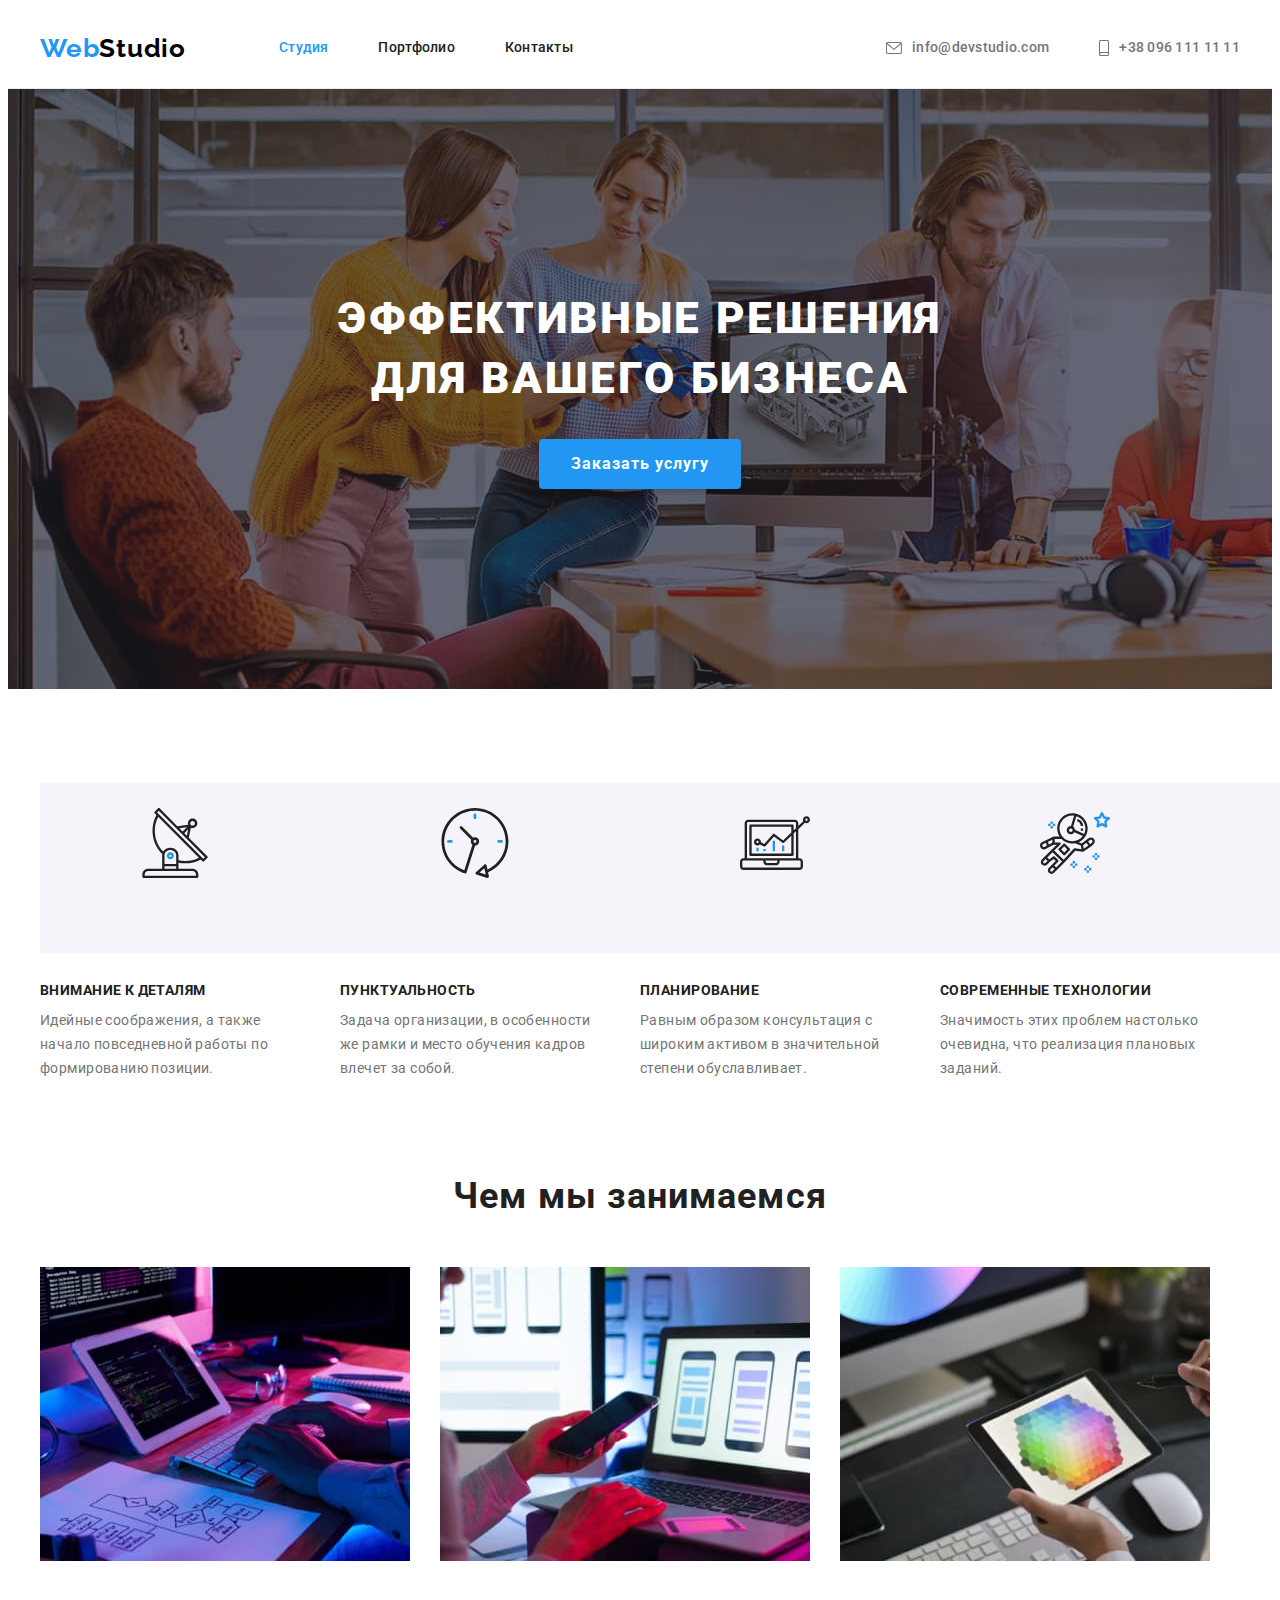
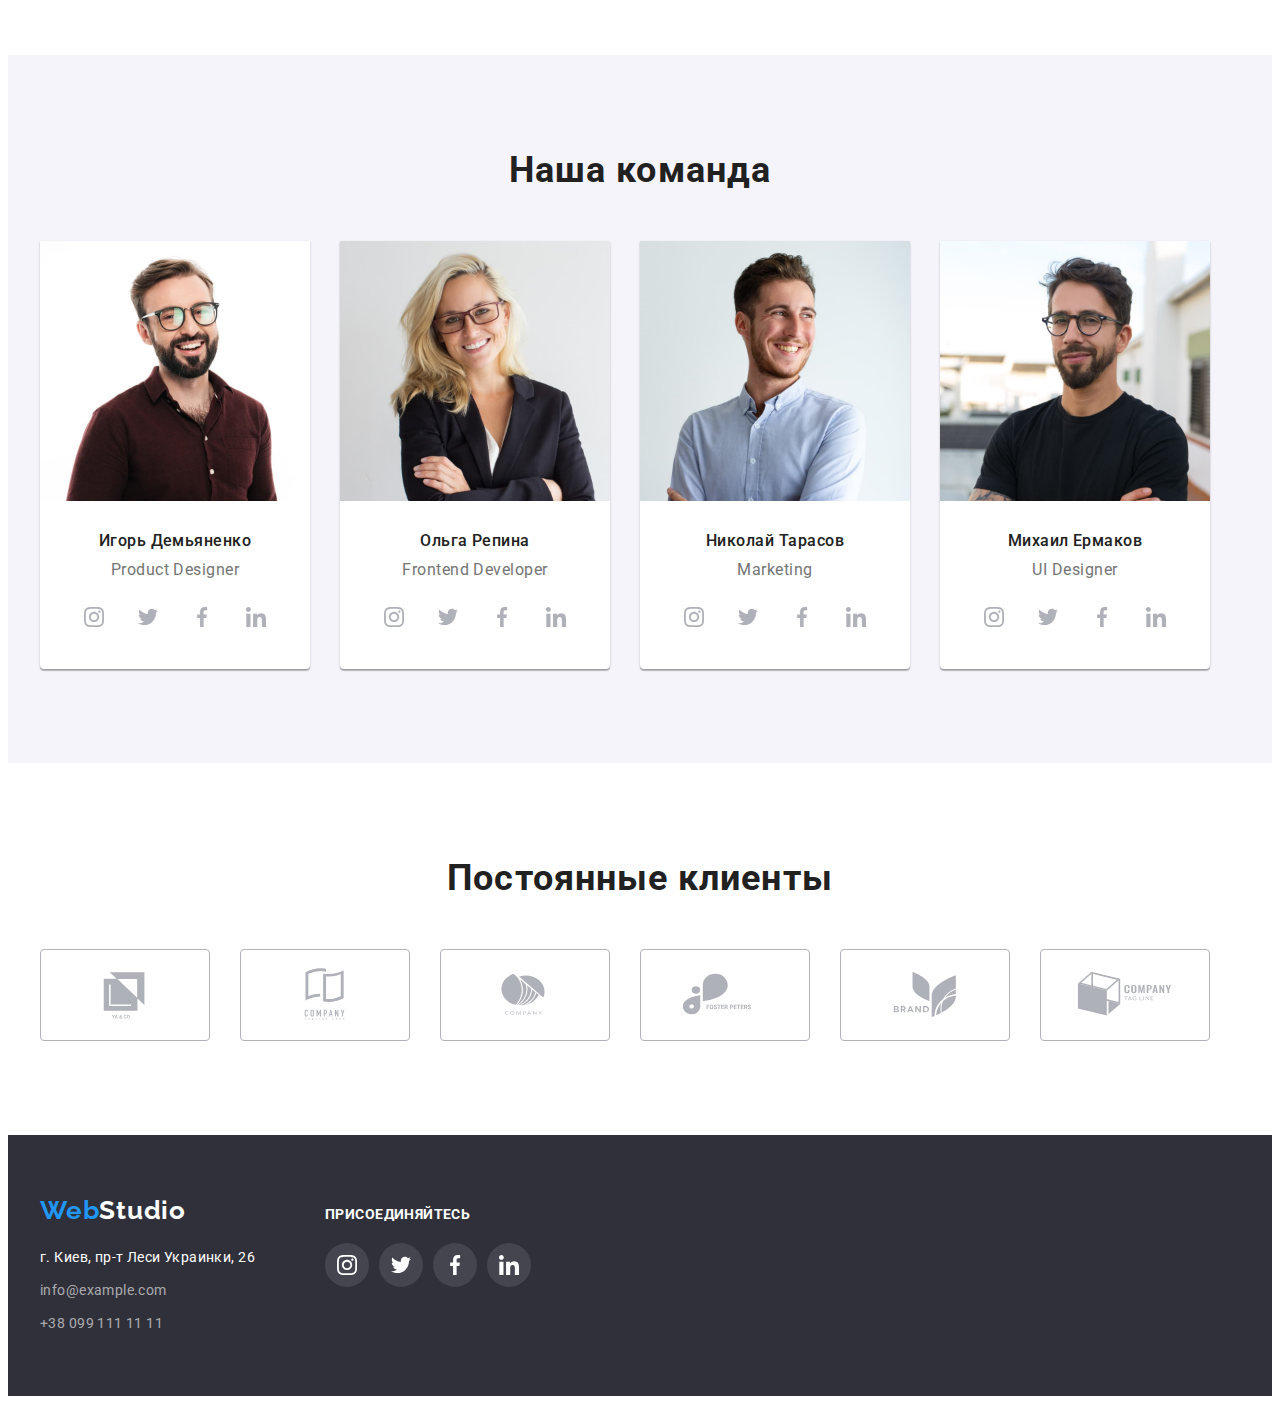
<file: index.html>
<!DOCTYPE html>
<html lang="ru">
  <head>
    <meta charset="UTF-8" />
    <meta http-equiv="X-UA-Compatible" content="IE=edge" />
    <meta name="viewport" content="width=device-width, initial-scale=1.0" />
    <title>WebStudio</title>
    <link rel="preconnect" href="https://fonts.gstatic.com" />
    <link
      href="https://fonts.googleapis.com/css2?family=Raleway:wght@700&family=Roboto:wght@400;500;700;900&display=swap"
      rel="stylesheet"
    />
    <link
      rel="stylesheet"
      href="https://cdnjs.cloudflare.com/ajax/libs/modern-normalize/1.1.0/modern-normalize.min.css"
      integrity="sha512-wpPYUAdjBVSE4KJnH1VR1HeZfpl1ub8YT/NKx4PuQ5NmX2tKuGu6U/JRp5y+Y8XG2tV+wKQpNHVUX03MfMFn9Q=="
      crossorigin="anonymous"
      referrerpolicy="no-referrer"
    />
    <link rel="stylesheet" href="./css/styles.css" />
  </head>
  <body>
    <!-- шапка -->
    <header class="header">
      <div class="container">
        <nav class="navigation">
          <a href="/index.html" class="logo link link-hover-focus">
            <span class="part-logo">Web</span>Studio
          </a>

          <ul class="menu list">
            <li class="menu-item">
              <a
                href="./index.html"
                class="menu-item-link current link link-hover-focus"
                >Студия</a
              >
            </li>
            <li class="menu-item">
              <a
                href="./portfolio.html"
                class="menu-item-link link link-hover-focus"
                >Портфолио</a
              >
            </li>
            <li class="menu-item">
              <a href="" class="menu-item-link link link-hover-focus"
                >Контакты</a
              >
            </li>
          </ul>
        </nav>
        <ul class="contacts list">
          <li class="contacts-item">
            <a
              href="mailto:info@devstudio.com"
              class="contacts-item-mail link link-hover-focus"
            >
              <svg class="icon-mail">
                <use href="./images/icons.svg#icon-envelope"></use>
              </svg>
              info@devstudio.com</a
            >
          </li>
          <li class="contacts-item">
            <a
              href="tel:+380961111111"
              class="contacts-item-tel link link-hover-focus"
            >
              <svg class="icon-tel">
                <use href="./images/icons.svg#icon-smartphone"></use>
              </svg>
              +38 096 111 11 11</a
            >
          </li>
        </ul>
      </div>
    </header>
    <!-- Main -->
    <main class="main-index">
      <!-- герой -->
      <div class="hero-overlay">
        <section class="hero">
          <h1 class="hero-title">
            Эффективные решения <br />
            для вашего бизнеса
          </h1>
          <button type="button" class="hero-button">Заказать услугу</button>
        </section>
      </div>
      <!-- Наши преимущества -->
      <section class="advantages section">
        <div class="container">
          <h2 class="advantages-title visually-hidden">Наши преимущества</h2>
          <ul class="advantages-list list">
            <li class="advantages-list-item">
              <div class="advantages-icons">
                <svg class="advantages-clock">
                  <use href="./images/icons.svg#icon-antenna"></use>
                </svg>
              </div>
              <h3 class="advantages-list-item-caption">Внимание к деталям</h3>
              <p class="advantages-list-item-text">
                Идейные соображения, а также начало повседневной работы по
                формированию позиции.
              </p>
            </li>
            <li class="advantages-list-item">
              <div class="advantages-icons">
                <svg class="advantages-clock">
                  <use href="./images/icons.svg#icon-clock"></use>
                </svg>
              </div>
              <h3 class="advantages-list-item-caption">Пунктуальность</h3>
              <p class="advantages-list-item-text">
                Задача организации, в особенности же рамки и место обучения
                кадров влечет за собой.
              </p>
            </li>
            <li class="advantages-list-item">
              <div class="advantages-icons">
                <svg class="advantages-clock">
                  <use href="./images/icons.svg#icon-diagram"></use>
                </svg>
              </div>
              <h3 class="advantages-list-item-caption">Планирование</h3>
              <p class="advantages-list-item-text">
                Равным образом консультация с широким активом в значительной
                степени обуславливает.
              </p>
            </li>
            <li class="advantages-list-item">
              <div class="advantages-icons">
                <svg class="advantages-clock">
                  <use href="./images/icons.svg#icon-astronaut"></use>
                </svg>
              </div>
              <h3 class="advantages-list-item-caption">
                Современные технологии
              </h3>
              <p class="advantages-list-item-text">
                Значимость этих проблем настолько очевидна, что реализация
                плановых заданий.
              </p>
            </li>
          </ul>
        </div>
      </section>
      <!-- чем мы занимаемся -->
      <section class="business section">
        <div class="container">
          <h2 class="business-title">Чем мы занимаемся</h2>
          <ul class="business-list list">
            <li class="business-list-item">
              <img
                src="./images/box-1.jpg"
                alt="сайты для ПК"
                width="370"
                height="294"
              />
            </li>
            <li class="business-list-item">
              <img
                src="./images/box-2.jpg"
                alt="сайты для телефонов"
                width="370"
                height="294"
              />
            </li>
            <li class="business-list-item">
              <img
                src="./images/box-3.jpg"
                alt="сайты для планшетов"
                width="370"
                height="294"
              />
            </li>
          </ul>
        </div>
      </section>
      <!-- наша команда -->
      <section class="team section">
        <div class="container">
          <h2 class="team-title">Наша команда</h2>
          <ul class="team-list list">
            <li class="team-list-item">
              <img
                src="./images/igor-d.jpg"
                alt="Игорь Демьяненко"
                width="270"
                height="260"
              />
              <div class="team-list-item-block">
                <h3 class="team-list-item-caption">Игорь Демьяненко</h3>
                <p class="team-list-item-text">Product Designer</p>
                <ul class="team-social-list list">
                  <li class="team-social-item">
                    <a class="team-social-link" href="">
                      <svg class="team-link-icon">
                        <use href="./images/icons.svg#icon-instagram"></use>
                      </svg>
                    </a>
                  </li>
                  <li class="team-social-item">
                    <a class="team-social-link" href="">
                      <svg class="team-link-icon">
                        <use href="./images/icons.svg#icon-twitter"></use>
                      </svg>
                    </a>
                  </li>
                  <li class="team-social-item">
                    <a class="team-social-link" href="">
                      <svg class="team-link-icon">
                        <use href="./images/icons.svg#icon-facebook"></use>
                      </svg>
                    </a>
                  </li>
                  <li class="team-social-item">
                    <a class="team-social-link" href="">
                      <svg class="team-link-icon">
                        <use href="./images/icons.svg#icon-linkedin"></use>
                      </svg>
                    </a>
                  </li>
                </ul>
              </div>
            </li>
            <li class="team-list-item">
              <img
                src="./images/olha-r.jpg"
                alt="Ольга Репина"
                width="270"
                height="260"
              />
              <div class="team-list-item-block">
                <h3 class="team-list-item-caption">Ольга Репина</h3>
                <p class="team-list-item-text">Frontend Developer</p>
                <ul class="team-social-list list">
                  <li class="team-social-item">
                    <a class="team-social-link" href="">
                      <svg class="team-link-icon">
                        <use href="./images/icons.svg#icon-instagram"></use>
                      </svg>
                    </a>
                  </li>
                  <li class="team-social-item">
                    <a class="team-social-link" href="">
                      <svg class="team-link-icon">
                        <use href="./images/icons.svg#icon-twitter"></use>
                      </svg>
                    </a>
                  </li>
                  <li class="team-social-item">
                    <a class="team-social-link" href="">
                      <svg class="team-link-icon">
                        <use href="./images/icons.svg#icon-facebook"></use>
                      </svg>
                    </a>
                  </li>
                  <li class="team-social-item">
                    <a class="team-social-link" href="">
                      <svg class="team-link-icon">
                        <use href="./images/icons.svg#icon-linkedin"></use>
                      </svg>
                    </a>
                  </li>
                </ul>
              </div>
            </li>
            <li class="team-list-item">
              <img
                src="./images/nikolay-t.jpg"
                alt="Николай Тарасов"
                width="270"
                height="260"
              />
              <div class="team-list-item-block">
                <h3 class="team-list-item-caption">Николай Тарасов</h3>
                <p class="team-list-item-text">Marketing</p>
                <ul class="team-social-list list">
                  <li class="team-social-item">
                    <a class="team-social-link" href="">
                      <svg class="team-link-icon">
                        <use href="./images/icons.svg#icon-instagram"></use>
                      </svg>
                    </a>
                  </li>
                  <li class="team-social-item">
                    <a class="team-social-link" href="">
                      <svg class="team-link-icon">
                        <use href="./images/icons.svg#icon-twitter"></use>
                      </svg>
                    </a>
                  </li>
                  <li class="team-social-item">
                    <a class="team-social-link" href="">
                      <svg class="team-link-icon">
                        <use href="./images/icons.svg#icon-facebook"></use>
                      </svg>
                    </a>
                  </li>
                  <li class="team-social-item">
                    <a class="team-social-link" href="">
                      <svg class="team-link-icon">
                        <use href="./images/icons.svg#icon-linkedin"></use>
                      </svg>
                    </a>
                  </li>
                </ul>
              </div>
            </li>
            <li class="team-list-item">
              <img
                src="./images/mikhail-e.jpg"
                alt="Игорь Демьяненко"
                width="270"
                height="260"
              />
              <div class="team-list-item-block">
                <h3 class="team-list-item-caption">Михаил Ермаков</h3>
                <p class="team-list-item-text">UI Designer</p>
                <ul class="team-social-list list">
                  <li class="team-social-item">
                    <a class="team-social-link link" href="">
                      <svg class="team-link-icon">
                        <use href="./images/icons.svg#icon-instagram"></use>
                      </svg>
                    </a>
                  </li>
                  <li class="team-social-item">
                    <a class="team-social-link link" href="">
                      <svg class="team-link-icon">
                        <use href="./images/icons.svg#icon-twitter"></use>
                      </svg>
                    </a>
                  </li>
                  <li class="team-social-item">
                    <a class="team-social-link link" href="">
                      <svg class="team-link-icon">
                        <use href="./images/icons.svg#icon-facebook"></use>
                      </svg>
                    </a>
                  </li>
                  <li class="team-social-item">
                    <a class="team-social-link link" href="">
                      <svg class="team-link-icon">
                        <use href="./images/icons.svg#icon-linkedin"></use>
                      </svg>
                    </a>
                  </li>
                </ul>
              </div>
            </li>
          </ul>
        </div>
      </section>
      <!-- постоянные клиенты -->
      <section class="clients section">
        <div class="container">
          <h2 class="clients-title">Постоянные клиенты</h2>
          <ul class="clients-list list">
            <li class="clients-item">
              <a class="clients-link" href="">
                <svg class="clients-icon">
                  <use href="./images/icons.svg#icon-client1"></use>
                </svg>
              </a>
            </li>
            <li class="clients-item">
              <a class="clients-link" href="">
                <svg class="clients-icon">
                  <use href="./images/icons.svg#icon-client2"></use>
                </svg>
              </a>
            </li>
            <li class="clients-item">
              <a class="clients-link" href="">
                <svg class="clients-icon">
                  <use href="./images/icons.svg#icon-client3"></use>
                </svg>
              </a>
            </li>
            <li class="clients-item">
              <a class="clients-link" href="">
                <svg class="clients-icon">
                  <use href="./images/icons.svg#icon-client4"></use>
                </svg>
              </a>
            </li>
            <li class="clients-item">
              <a class="clients-link" href="">
                <svg class="clients-icon">
                  <use href="./images/icons.svg#icon-client5"></use>
                </svg>
              </a>
            </li>
            <li class="clients-item">
              <a class="clients-link" href="">
                <svg class="clients-icon">
                  <use href="./images/icons.svg#icon-client6"></use>
                </svg>
              </a>
            </li>
          </ul>
        </div>
      </section>
    </main>
    <!-- Футер -->
    <footer class="footer">
      <div class="container footer-section">
        <div class="footer-column">
          <a href="/index.html" class="logo-dark link link-hover-focus">
            <span class="part-logo">Web</span>Studio
          </a>
          <address class="address">
            <ul class="address-list list">
              <li class="address-list-item">
                <a
                  href="https://goo.gl/maps/YyJ7v4X7RphrhaucA"
                  target="_blank"
                  class="address-list-item-map link link-hover-focus"
                  >г. Киев, пр-т Леси Украинки, 26</a
                >
              </li>
              <li class="address-list-item">
                <a
                  href="mailto:info@example.com"
                  class="address-list-item-mail link link-hover-focus"
                  >info@example.com</a
                >
              </li>
              <li class="address-list-item">
                <a
                  href="tel:+380991111111"
                  class="address-list-item-tel link link-hover-focus"
                  >+38 099 111 11 11</a
                >
              </li>
            </ul>
          </address>
        </div>
        <div class="footer-column">
          <strong class="follow-caption">присоединяйтесь </strong>
          <ul class="follow-list list">
            <li class="follow-item">
              <a href="" class="follow-link">
                <svg class="follow-icon">
                  <use href="./images/icons.svg#icon-instagram"></use>
                </svg>
              </a>
            </li>
            <li class="follow-item">
              <a href="" class="follow-link">
                <svg class="follow-icon">
                  <use href="./images/icons.svg#icon-twitter"></use>
                </svg>
              </a>
            </li>
            <li class="follow-item">
              <a href="" class="follow-link">
                <svg class="follow-icon">
                  <use href="./images/icons.svg#icon-facebook"></use>
                </svg>
              </a>
            </li>
            <li class="follow-item">
              <a href="" class="follow-link">
                <svg class="follow-icon">
                  <use href="./images/icons.svg#icon-linkedin"></use>
                </svg>
              </a>
            </li>
          </ul>
        </div>
      </div>
    </footer>
  </body>
</html>
</file>
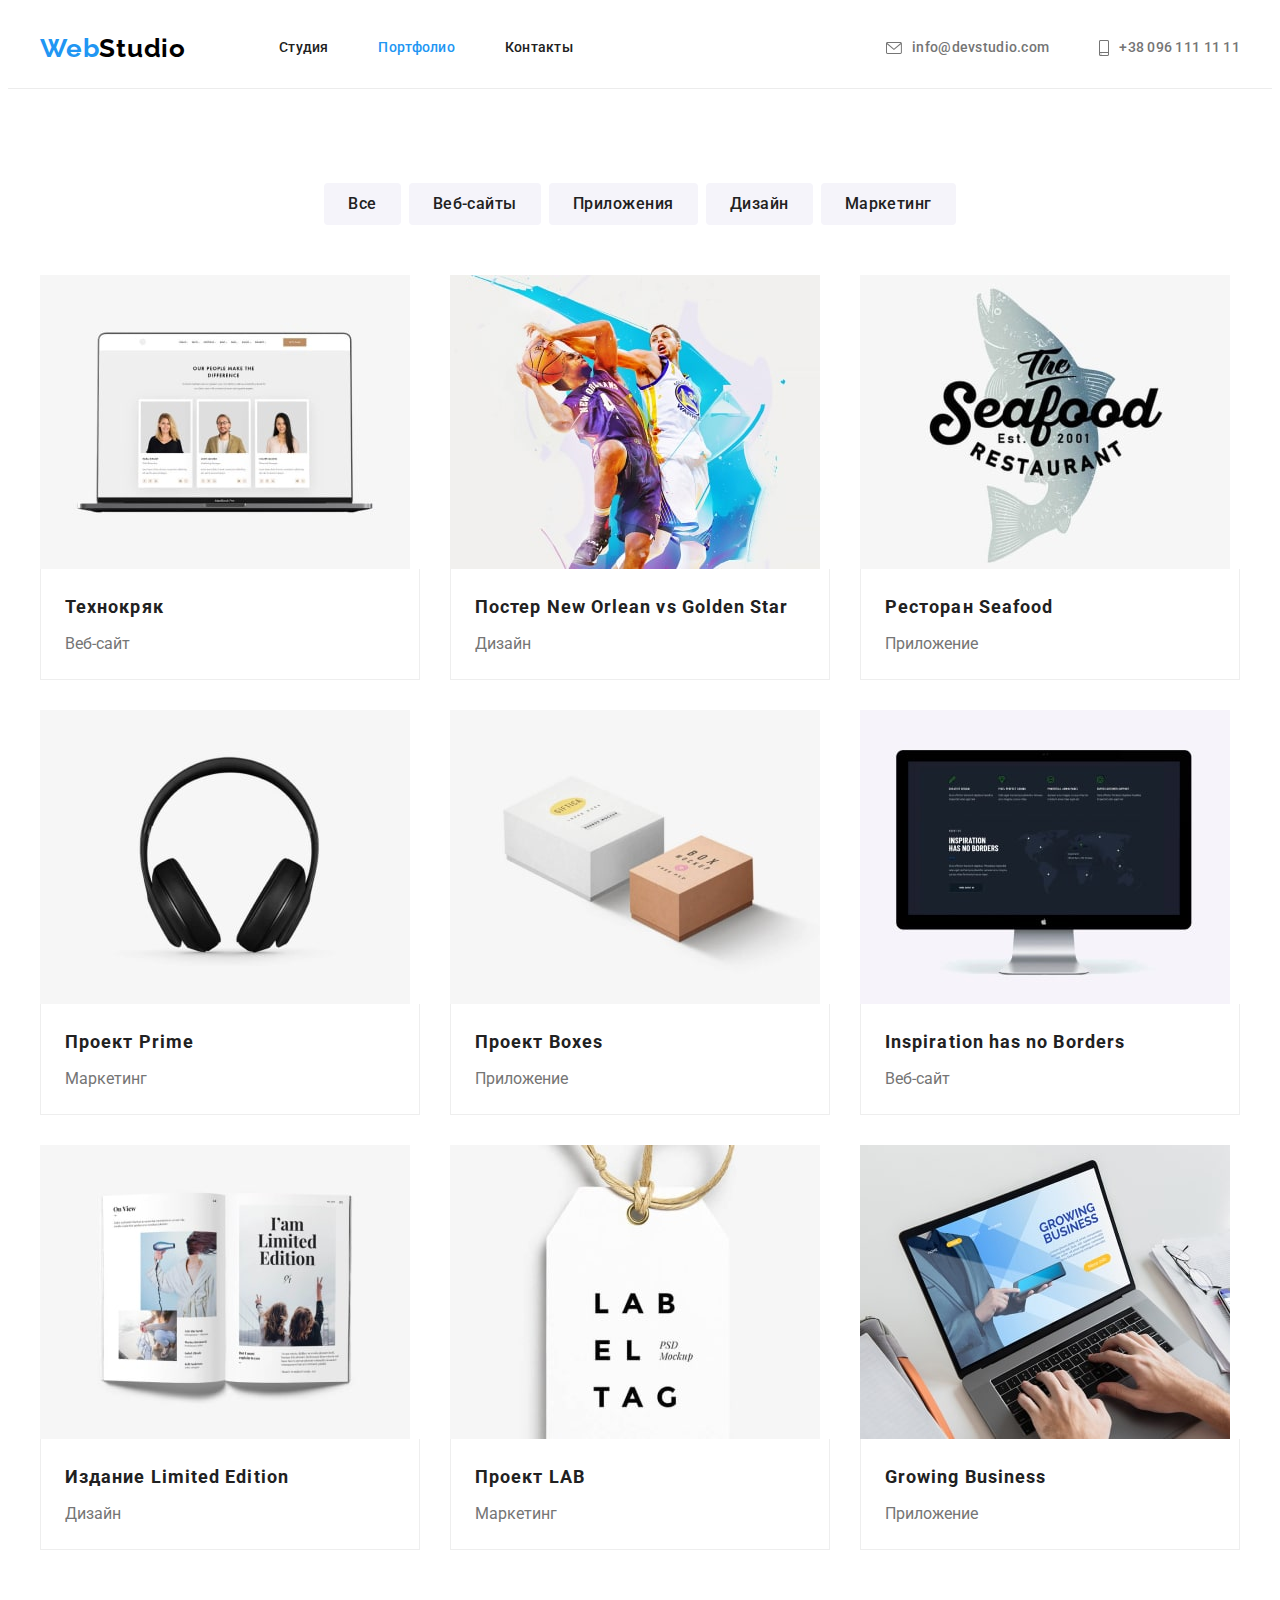
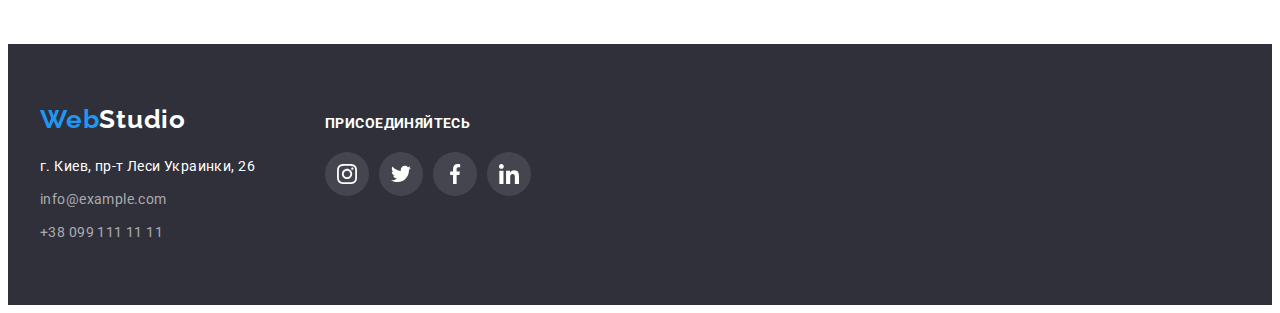
<file: portfolio.html>
<!DOCTYPE html>
<html lang="ru">
  <head>
    <meta charset="UTF-8" />
    <meta http-equiv="X-UA-Compatible" content="IE=edge" />
    <meta name="viewport" content="width=device-width, initial-scale=1.0" />
    <title>Document</title>
    <link rel="preconnect" href="https://fonts.gstatic.com" />
    <link
      href="https://fonts.googleapis.com/css2?family=Raleway:wght@700&family=Roboto:wght@400;500;700;900&display=swap"
      rel="stylesheet"
    />
    <link
      rel="stylesheet"
      href="https://cdnjs.cloudflare.com/ajax/libs/modern-normalize/1.1.0/modern-normalize.min.css"
      integrity="sha512-wpPYUAdjBVSE4KJnH1VR1HeZfpl1ub8YT/NKx4PuQ5NmX2tKuGu6U/JRp5y+Y8XG2tV+wKQpNHVUX03MfMFn9Q=="
      crossorigin="anonymous"
      referrerpolicy="no-referrer"
    />
    <link rel="stylesheet" href="./css/styles.css" />
  </head>
  <body>
    <!-- шапка -->
    <header class="header">
      <div class="container">
        <nav class="navigation">
          <a href="/index.html" class="logo link link-hover-focus">
            <span class="part-logo">Web</span>Studio
          </a>

          <ul class="menu list">
            <li class="menu-item">
              <a
                href="./index.html"
                class="menu-item-link link link-hover-focus"
                >Студия</a
              >
            </li>
            <li class="menu-item">
              <a
                href="./portfolio.html"
                class="menu-item-link current link link-hover-focus"
                >Портфолио</a
              >
            </li>
            <li class="menu-item">
              <a href="" class="menu-item-link link link-hover-focus"
                >Контакты</a
              >
            </li>
          </ul>
        </nav>
        <ul class="contacts list">
          <li class="contacts-item">
            <a
              href="mailto:info@devstudio.com"
              class="contacts-item-mail link link-hover-focus"
            >
              <svg class="icon-mail">
                <use href="./images/icons.svg#icon-envelope"></use>
              </svg>
              info@devstudio.com</a
            >
          </li>
          <li class="contacts-item">
            <a
              href="tel:+380961111111"
              class="contacts-item-tel link link-hover-focus"
            >
              <svg class="icon-tel">
                <use href="./images/icons.svg#icon-smartphone"></use>
              </svg>
              +38 096 111 11 11</a
            >
          </li>
        </ul>
      </div>
    </header>

    <!-- main -->
    <main class="portfolio">
      <section class="portfolio-section section">
        <div class="container">
          <h1 class="portfolio-title visually-hidden">Портфолио</h1>
          <!-- фильтр -->
          <ul class="filter-list list">
            <li class="filter-list-item">
              <button type="button" class="filter-list-button">Все</button>
            </li>
            <li class="filter-list-item">
              <button type="button" class="filter-list-button">
                Веб-сайты
              </button>
            </li>
            <li class="filter-list-item">
              <button type="button" class="filter-list-button">
                Приложения
              </button>
            </li>
            <li class="filter-list-item">
              <button type="button" class="filter-list-button">Дизайн</button>
            </li>
            <li class="filter-list-item">
              <button type="button" class="filter-list-button">
                Маркетинг
              </button>
            </li>
          </ul>
          <!-- примеры работ -->
          <ul class="examples-list list">
            <li class="examples-list-item">
              <a href="" class="examples-list-item-link link"
                ><img
                  src="./images/tekhnokr.jpg"
                  alt="пример web-сайта"
                  width="370"
                  height="294"
                />
                <div class="examples-list-item-block">
                  <h2 class="examples-list-item-caption">Технокряк</h2>
                  <p class="examples-list-item-desc">Веб-сайт</p>
                </div>
              </a>
            </li>
            <li class="examples-list-item">
              <a href="" class="examples-list-item-link link"
                ><img
                  src="./images/bascet.jpg"
                  alt="пример постера"
                  width="370"
                  height="294"
                />
                <div class="examples-list-item-block">
                  <h2 class="examples-list-item-caption">
                    Постер New Orlean vs Golden Star
                  </h2>
                  <p class="examples-list-item-desc">Дизайн</p>
                </div>
              </a>
            </li>
            <li class="examples-list-item">
              <a href="" class="examples-list-item-link link"
                ><img
                  src="./images/seafood.jpg"
                  alt="пример приложения"
                  width="370"
                  height="294"
                />
                <div class="examples-list-item-block">
                  <h2 class="examples-list-item-caption">Ресторан Seafood</h2>
                  <p class="examples-list-item-desc">Приложение</p>
                </div>
              </a>
            </li>
            <li class="examples-list-item">
              <a href="" class="examples-list-item-link link"
                ><img
                  src="./images/sound.jpg"
                  alt="пример маркетинга"
                  width="370"
                  height="294"
                />
                <div class="examples-list-item-block">
                  <h2 class="examples-list-item-caption">Проект Prime</h2>
                  <p class="examples-list-item-desc">Маркетинг</p>
                </div>
              </a>
            </li>
            <li class="examples-list-item">
              <a href="" class="examples-list-item-link link"
                ><img
                  src="./images/box.jpg"
                  alt="пример приложения"
                  width="370"
                  height="294"
                />
                <div class="examples-list-item-block">
                  <h2 class="examples-list-item-caption">Проект Boxes</h2>
                  <p class="examples-list-item-desc">Приложение</p>
                </div>
              </a>
            </li>
            <li class="examples-list-item">
              <a href="" class="examples-list-item-link link"
                ><img
                  src="./images/monitor.jpg"
                  alt="пример web-сайта"
                  width="370"
                  height="294"
                />
                <div class="examples-list-item-block">
                  <h2 class="examples-list-item-caption">
                    Inspiration has no Borders
                  </h2>
                  <p class="examples-list-item-desc">Веб-сайт</p>
                </div>
              </a>
            </li>
            <li class="examples-list-item">
              <a href="" class="examples-list-item-link link"
                ><img
                  src="./images/journal.jpg"
                  alt="пример книги"
                  width="370"
                  height="294"
                />
                <div class="examples-list-item-block">
                  <h2 class="examples-list-item-caption">
                    Издание Limited Edition
                  </h2>
                  <p class="examples-list-item-desc">Дизайн</p>
                </div>
              </a>
            </li>
            <li class="examples-list-item">
              <a href="" class="examples-list-item-link link"
                ><img
                  src="./images/label.jpg"
                  alt="пример маркетинга"
                  width="370"
                  height="294"
                />
                <div class="examples-list-item-block">
                  <h2 class="examples-list-item-caption">Проект LAB</h2>
                  <p class="examples-list-item-desc">Маркетинг</p>
                </div>
              </a>
            </li>
            <li class="examples-list-item">
              <a href="" class="examples-list-item-link link"
                ><img
                  src="./images/notebook.jpg"
                  alt="пример приложения"
                  width="370"
                  height="294"
                />
                <div class="examples-list-item-block">
                  <h2 class="examples-list-item-caption">Growing Business</h2>
                  <p class="examples-list-item-desc">Приложение</p>
                </div>
              </a>
            </li>
          </ul>
        </div>
      </section>
    </main>

    <!-- Футер -->
    <footer class="footer">
      <div class="container footer-section">
        <div class="footer-column">
          <a href="/index.html" class="logo-dark link link-hover-focus">
            <span class="part-logo">Web</span>Studio
          </a>
          <address class="address">
            <ul class="address-list list">
              <li class="address-list-item">
                <a
                  href="https://goo.gl/maps/YyJ7v4X7RphrhaucA"
                  target="_blank"
                  class="address-list-item-map link link-hover-focus"
                  >г. Киев, пр-т Леси Украинки, 26</a
                >
              </li>
              <li class="address-list-item">
                <a
                  href="mailto:info@example.com"
                  class="address-list-item-mail link link-hover-focus"
                  >info@example.com</a
                >
              </li>
              <li class="address-list-item">
                <a
                  href="tel:+380991111111"
                  class="address-list-item-tel link link-hover-focus"
                  >+38 099 111 11 11</a
                >
              </li>
            </ul>
          </address>
        </div>
        <div class="footer-column">
          <strong class="follow-caption">присоединяйтесь </strong>
          <ul class="follow-list list">
            <li class="follow-item">
              <a href="" class="follow-link">
                <svg class="follow-icon">
                  <use href="./images/icons.svg#icon-instagram"></use>
                </svg>
              </a>
            </li>
            <li class="follow-item">
              <a href="" class="follow-link">
                <svg class="follow-icon">
                  <use href="./images/icons.svg#icon-twitter"></use>
                </svg>
              </a>
            </li>
            <li class="follow-item">
              <a href="" class="follow-link">
                <svg class="follow-icon">
                  <use href="./images/icons.svg#icon-facebook"></use>
                </svg>
              </a>
            </li>
            <li class="follow-item">
              <a href="" class="follow-link">
                <svg class="follow-icon">
                  <use href="./images/icons.svg#icon-linkedin"></use>
                </svg>
              </a>
            </li>
          </ul>
        </div>
      </div>
    </footer>
  </body>
</html>
</file>
<file: css/styles.css>
:root {
  --primary-white-color: #ffffff;
  --primary-text-color: #757575;
  --title-text-color: #212121;
  --accent-color: #2196f3;
  --logo-black-color: #000000;
  --section-grey-color: #f5f4fa;
  --footer-color: #2f303a;
  --icons-grey-color: #afb1b8;
  --main-font: Roboto, sans-serif;
  --secondary-font: Raleway, sans-serif;
}

body {
  font-family: var(--main-font);

  background-color: var(--primary-white-color);
  color: var(--primary-text-color);
}

h1,
h2,
h3,
h4,
h5,
h6,
p {
  margin-top: 0;
  margin-bottom: 0;
}

ol,
ul {
  margin-top: 0;
  margin-bottom: 0;
  padding-left: 0;
}

img {
  display: block;
}

.list {
  list-style: none;
  margin: 0;
  padding: 0;
}

.link {
  text-decoration: none;
}

.container {
  width: 1200px;
  padding-left: 15px;
  padding-right: 15px;
  margin-left: auto;
  margin-right: auto;
  outline: 1px solid none;
}

.section {
  padding-top: 94px;
  padding-bottom: 94px;
}

.visually-hidden {
  position: absolute;
  clip: rect(0 0 0 0);
  width: 1px;
  height: 1px;
  margin: -1px;
}

/* ==============header================== */
.header {
  border-bottom: 1px solid #ececec;
}

.logo {
  font-family: var(--secondary-font);
  font-weight: 700;
  font-size: 26px;
  line-height: 1.19;
  letter-spacing: 0.03em;
  color: var(--logo-black-color);
}

.part-logo {
  color: var(--accent-color);
}

.header .container {
  display: flex;
  align-items: center;
}

.navigation {
  display: flex;
  align-items: center;
}

.menu {
  display: flex;
  justify-content: space-between;
  width: 294px;
  margin-left: 93px;
}

.contacts {
  display: flex;
  margin-left: auto;
}

.menu-item-link {
  display: inline-block;
  padding-top: 32px;
  padding-bottom: 32px;

  font-weight: 500;
  font-size: 14px;
  line-height: 1.14;
  letter-spacing: 0.02em;

  color: var(--title-text-color);
}

.menu-item-link.current {
  color: var(--accent-color);
}

.contacts-item:not(:last-child) {
  margin-right: 50px;
}

.icon-mail {
  width: 16px;
  height: 12px;
  margin-right: 10px;
  fill: currentColor;
}

.icon-tel {
  width: 10px;
  height: 16px;
  margin-right: 10px;
  fill: currentColor;
}

.contacts-item-mail,
.contacts-item-tel {
  display: flex;
  align-items: center;
  font-weight: 500;
  font-size: 14px;
  line-height: 1.14;
  letter-spacing: 0.02em;

  color: var(--primary-text-color);
}

.link-hover-focus:focus,
.link-hover-focus:hover {
  color: var(--accent-color);
  fill: var(--accent-color);
}
/* ==============header================== */

/* ==============hero================== */
.hero-overlay {
  background-image: linear-gradient(
      rgba(47, 48, 58, 0.4),
      rgba(47, 48, 58, 0.4)
    ),
    url(../images/hero.jpg);
  content: "";
  max-width: 1600px;
  height: 600px;
  margin: 0 auto;
  background-color: #c4c4c4;
}

.hero {
  padding-top: 200px;
  padding-bottom: 200px;
  margin-left: auto;
  margin-right: auto;
  text-align: center;
}

.hero-title {
  margin-bottom: 30px;

  font-weight: 900;
  font-size: 44px;
  line-height: 1.36;
  letter-spacing: 0.06em;
  text-transform: uppercase;

  color: var(--primary-white-color);
}

.hero-button {
  min-width: 200px;
  padding: 10px 32px;
  border-radius: 4px;

  font-family: inherit;
  font-weight: 700;
  font-size: 16px;
  line-height: 1.88;
  letter-spacing: 0.06em;
  cursor: pointer;
  align-items: center;
  text-align: center;

  color: var(--primary-white-color);
  background-color: var(--accent-color);
  box-shadow: 0px 4px 4px rgba(0, 0, 0, 0.15);
  border: none;
}
/* ==============hero================== */

/* ==============advantages================== */

.advantages-list {
  display: flex;
  margin-right: -30px;
}

.advantages-list-item {
  margin-right: 30px;
  width: 270px;
}

.advantages-icons {
  padding: 25px 100px;
  margin-bottom: 30px;
  width: 270px;
  height: 120px;

  background: var(--section-grey-color);
  border-radius: 4px;
}

.advantages-clock {
  width: 70px;
  height: 70px;
}

.advantages-list-item-caption {
  margin-bottom: 10px;

  font-weight: 700;
  font-size: 14px;
  line-height: 1.14;
  text-transform: uppercase;
  letter-spacing: 0.03em;

  color: var(--title-text-color);
}

.advantages-list-item-text {
  font-size: 14px;
  line-height: 1.71;
  letter-spacing: 0.03em;
}
/* ==============advantages================== */

/* ==============business================== */
.business.section {
  padding-top: 0;
}

.business-title {
  margin-bottom: 50px;

  font-weight: 700;
  font-size: 36px;
  line-height: 1.17;
  text-align: center;
  letter-spacing: 0.03em;

  color: var(--title-text-color);
}

.business-list {
  display: flex;
  margin-right: -30px;
}

.business-list-item {
  margin-right: 30px;
}

/* ==============business================== */

/* ==============team================== */
.team {
  background-color: var(--section-grey-color);
}

.team-title {
  margin-bottom: 50px;

  font-weight: 700;
  font-size: 36px;
  line-height: 1.17;
  text-align: center;
  letter-spacing: 0.03em;

  color: var(--title-text-color);
}

.team-list {
  display: flex;
  margin-right: -30px;
}

.team-list-item {
  margin-right: 30px;
  width: 270px;

  background: var(--primary-white-color);

  box-shadow: 0px 1px 3px rgba(0, 0, 0, 0.12), 0px 1px 1px rgba(0, 0, 0, 0.14),
    0px 2px 1px rgba(0, 0, 0, 0.2);
  border-radius: 0px 0px 4px 4px;
}

.team-list-item-block {
  padding-top: 30px;
  padding-bottom: 30px;
}

.team-list-item-caption {
  margin-bottom: 10px;

  font-weight: 500;
  font-size: 16px;
  line-height: 1.19;
  text-align: center;
  letter-spacing: 0.03em;

  color: var(--title-text-color);
}

.team-list-item-text {
  margin-bottom: 16px;

  font-size: 16px;
  line-height: 1.19;
  text-align: center;
  letter-spacing: 0.03em;

  color: var(--primary-text-color);
}

.team-social-list {
  display: flex;
  justify-content: space-between;
  margin-left: 32px;
  margin-right: 32px;
}

.team-social-item {
}

.team-social-link {
  display: flex;
  justify-content: center;
  align-items: center;
  width: 44px;
  height: 44px;
  border-radius: 50%;
  fill: var(--icons-grey-color);
}

.team-link-icon {
  width: 20px;
  height: 20px;
}

.team-social-link:focus,
.team-social-link:hover {
  background-color: var(--accent-color);
  fill: var(--primary-white-color);
}

/* ==============team================== */

/* ==============clients================= */
.clients-title {
  margin-bottom: 50px;

  font-weight: 700;
  font-size: 36px;
  line-height: 1.17;
  text-align: center;
  letter-spacing: 0.03em;

  color: var(--title-text-color);
}

.clients-list {
  display: flex;
  margin-right: -30px;
}

.clients-item {
  margin-right: 30px;
}

.clients-link {
  display: flex;
  justify-content: center;
  align-items: center;

  width: 170px;
  height: 92px;
  border: 1px solid var(--icons-grey-color);
  box-sizing: border-box;
  border-radius: 4px;

  fill: var(--icons-grey-color);
}

.clients-link:hover,
.clients-link:focus {
  fill: var(--accent-color);
  border-color: var(--accent-color);
}

.clients-icon {
  width: 106px;
  height: 60px;
}

/* ==============clients================= */

/* ==============footer================== */
.footer {
  padding-top: 60px;
  padding-bottom: 60px;

  background-color: var(--footer-color);
}

.footer-section {
  display: flex;
  align-items: baseline;
}

.footer-column {
  margin-right: 70px;
}

.logo-dark {
  display: inline-block;
  margin-bottom: 20px;

  font-family: var(--secondary-font);
  font-weight: 700;
  font-size: 26px;
  line-height: 1.19;
  letter-spacing: 0.03em;

  color: var(--primary-white-color);
}

.address-list-item:not(:last-child) {
  margin-bottom: 9px;
}

.address-list-item-map {
  font-style: normal;
  font-size: 14px;
  line-height: 1.71;
  letter-spacing: 0.03em;

  color: var(--primary-white-color);
}

.address-list-item-mail,
.address-list-item-tel {
  font-style: normal;
  font-size: 14px;
  line-height: 1.71;
  letter-spacing: 0.03em;

  color: rgba(255, 255, 255, 0.6);
}

.follow-caption {
  display: inline-block;
  margin-bottom: 20px;

  font-weight: 700;
  font-size: 14px;
  line-height: 1.14;
  letter-spacing: 0.03em;
  text-transform: uppercase;

  color: var(--primary-white-color);
}

.follow-list {
  display: flex;
  width: 206px;
  justify-content: space-between;
}

.follow-link {
  display: flex;
  justify-content: center;
  align-items: center;
  width: 44px;
  height: 44px;
  border-radius: 50%;

  fill: var(--primary-white-color);
  background-color: rgba(255, 255, 255, 0.1);
}

.follow-link:focus,
.follow-link:hover {
  background-color: var(--accent-color);
}

.follow-icon {
  width: 20px;
  height: 20px;
}

/* ==============footer================== */

/* ==============filter================== */
.filter-list {
  display: flex;
  justify-content: center;
  margin-bottom: 50px;
}

.filter-list-item:not(:last-child) {
  margin-right: 8px;
}

.filter-list-button {
  padding: 6px 22px;
  border-radius: 4px;

  font-family: inherit;
  font-weight: 500;
  font-size: 16px;
  line-height: 1.62;
  letter-spacing: 0.03em;
  text-align: center;
  cursor: pointer;

  color: var(--title-text-color);
  background-color: var(--section-grey-color);
  border-color: transparent;
}

.filter-list-button:hover,
.filter-list-button:focus {
  background-color: var(--accent-color);
  color: var(--primary-white-color);
  box-shadow: 0px 3px 1px rgba(0, 0, 0, 0.1), 0px 1px 2px rgba(0, 0, 0, 0.08),
    0px 2px 2px rgba(0, 0, 0, 0.12);
}
/* ==============filter================== */

/* ==============examples================== */
.examples-list {
  display: flex;
  flex-wrap: wrap;
  margin-right: -30px;
  margin-bottom: -30px;
}

.examples-list-item-link:hover {
  display: block;
  box-shadow: 0px 1px 1px rgba(0, 0, 0, 0.12), 0px 4px 4px rgba(0, 0, 0, 0.06),
    1px 4px 6px rgba(0, 0, 0, 0.16);
}

.examples-list-item {
  width: calc((100% - 90px) / 3);
  margin-right: 30px;
  margin-bottom: 30px;
}

.examples-list-item-block {
  padding: 20px 24px;
  border: 1px solid #eeeeee;
  border-top: none;
}

.examples-list-item-caption {
  margin-bottom: 4px;

  font-weight: 700;
  font-size: 18px;
  line-height: 2;
  letter-spacing: 0.06em;

  color: var(--title-text-color);
}

.examples-list-item-desc {
  font-size: 16px;
  line-height: 1.88;

  color: var(--primary-text-color);
}

/* ==============examples================== */
</file>
